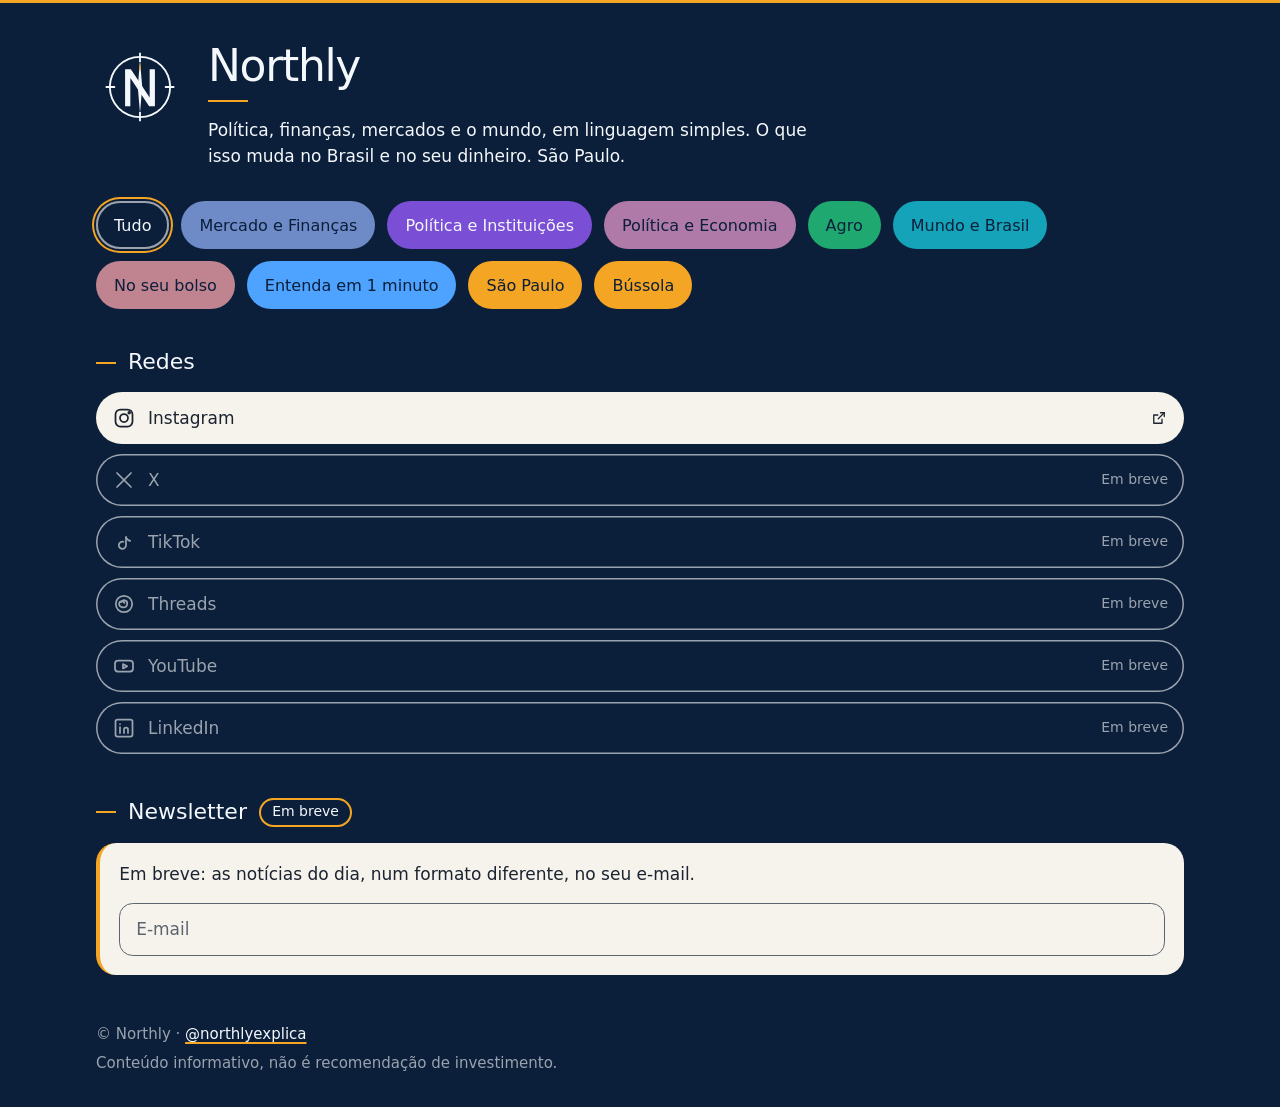
<file: index.html>
<!DOCTYPE html>
<html lang="pt-BR">
<head>
  <meta charset="utf-8">
  <meta name="viewport" content="width=device-width, initial-scale=1">
  <title>Northly — política, finanças e o mundo em linguagem simples</title>
  <meta name="description" content="Política, finanças, mercados e o mundo, em linguagem simples. O que isso muda no Brasil e no seu dinheiro. São Paulo.">
  <link rel="canonical" href="https://northlyexplica.github.io/">
  <meta property="og:type" content="website">
  <meta property="og:locale" content="pt_BR">
  <meta property="og:site_name" content="Northly">
  <meta property="og:title" content="Northly">
  <meta property="og:description" content="Política, finanças, mercados e o mundo, em linguagem simples. O que isso muda no Brasil e no seu dinheiro. São Paulo.">
  <meta property="og:url" content="https://northlyexplica.github.io/">
  <meta property="og:image" content="https://northlyexplica.github.io/assets/og/northly.png">
  <meta property="og:image:type" content="image/png">
  <meta property="og:image:width" content="1200">
  <meta property="og:image:height" content="630">
  <meta property="og:image:alt" content="Northly. Política, finanças, mercados e o mundo, em linguagem simples.">
  <meta name="twitter:card" content="summary_large_image">
  <meta name="twitter:title" content="Northly">
  <meta name="twitter:description" content="Política, finanças, mercados e o mundo, em linguagem simples. O que isso muda no Brasil e no seu dinheiro. São Paulo.">
  <meta name="twitter:image" content="https://northlyexplica.github.io/assets/og/northly.png">
  <meta name="twitter:image:alt" content="Northly. Política, finanças, mercados e o mundo, em linguagem simples.">
  <meta name="theme-color" content="#0B1F3A">
  <link rel="icon" href="/assets/logo/northly_avatar_color.svg" type="image/svg+xml">
  <link rel="stylesheet" href="/css/estilos.css">
</head>
<body>
  <a class="pular" href="#conteudo">Ir para o conteúdo</a>
  <div class="agulha-topo" aria-hidden="true"></div>
  <div class="envoltorio">
    <header class="topo">
      <img class="marca" src="/assets/logo/northly_avatar_color.svg" alt="" width="88" height="88" decoding="async" fetchpriority="high">
      <div class="identidade">
        <h1>Northly</h1>
        <span class="agulha" aria-hidden="true"></span>
        <p class="bio">Política, finanças, mercados e o mundo, em linguagem simples. O que isso muda no Brasil e no seu dinheiro. São Paulo.</p>
      </div>
    </header>
    <nav id="barra-temas" class="barra-temas" aria-label="Temas" hidden>
      <div id="lista-temas" class="temas" role="group" aria-label="Filtrar por tema"></div>
    </nav>
    <main id="conteudo">
      <noscript>
        <p class="aviso">Ative o JavaScript para ver os temas, os destaques e a agenda.</p>
        <p class="aviso"><a href="https://www.instagram.com/northlyexplica/">Instagram @northlyexplica</a></p>
      </noscript>
      <p id="aviso-dados" class="aviso" role="alert" hidden></p>
      <section id="destaques" class="secao" hidden>
        <h2>Destaques</h2>
        <div id="lista-destaques" class="lista-cartoes"></div>
      </section>
      <section id="agenda" class="secao" hidden>
        <h2>Agenda</h2>
        <div id="lista-agenda" class="lista-agenda"></div>
        <div id="bloco-eventos" hidden>
          <h3 class="subsecao">Eventos SP do fim de semana</h3>
          <div id="lista-eventos" class="lista-agenda"></div>
        </div>
      </section>
      <p id="vazio-filtro" class="aviso" role="status" hidden>Nada neste tema por enquanto.</p>
      <section id="redes" class="secao" hidden>
        <h2>Redes</h2>
        <ul id="lista-redes" class="redes"></ul>
      </section>
      <section id="newsletter" class="secao" aria-labelledby="titulo-newsletter">
        <div class="linha-titulo">
          <h2 id="titulo-newsletter">Newsletter</h2>
          <span class="selo">Em breve</span>
        </div>
        <div class="cartao cartao-newsletter">
          <p id="texto-newsletter">Em breve: as notícias do dia, num formato diferente, no seu e-mail.</p>
          <form id="form-newsletter" novalidate>
            <label class="sr-only" for="email-newsletter">E-mail</label>
            <input id="email-newsletter" class="campo" type="email" placeholder="E-mail" disabled aria-describedby="texto-newsletter" autocomplete="off">
          </form>
        </div>
      </section>
    </main>
    <footer class="rodape">
      <p>© Northly · <a href="https://www.instagram.com/northlyexplica/" target="_blank" rel="me noopener noreferrer">@northlyexplica<span class="sr-only"> (abre em uma nova aba)</span></a></p>
      <p>Conteúdo informativo, não é recomendação de investimento.</p>
    </footer>
  </div>
  <script type="module" src="/js/site.js"></script>
</body>
</html>
</file>
<file: css/estilos.css>
:root {
  --noite: #0B1F3A;
  --marfim: #F6F3EC;
  --grafite: #1B2430;
  --texto: #F4F7FB;
  --cinza: #9AA3AE;
  --ardosia: #5B6570;
  --ambar: #F5A524;
  --fonte: 'Yu Gothic', 'YuGothic', 'Inter', system-ui, sans-serif;
  --peso: 500;
}

*,
*::before,
*::after {
  box-sizing: border-box;
}

[hidden] {
  display: none !important;
}

html {
  font-size: 100%;
}

body {
  margin: 0;
  min-height: 100vh;
  display: flex;
  flex-direction: column;
  background: var(--noite);
  color: var(--texto);
  font-family: var(--fonte);
  font-weight: var(--peso);
  font-size: 1.0625rem;
  line-height: 1.55;
  -webkit-font-smoothing: antialiased;
}

h1,
h2,
h3,
p,
ul,
figure {
  margin: 0;
}

button,
input {
  font: inherit;
  font-weight: var(--peso);
}

img {
  max-width: 100%;
  height: auto;
}

a {
  color: inherit;
}

::selection {
  background: var(--ambar);
  color: var(--noite);
}

:focus-visible {
  outline: 2px solid var(--ambar);
  outline-offset: 3px;
  box-shadow: 0 0 0 2px var(--noite);
}

.sr-only {
  position: absolute;
  width: 1px;
  height: 1px;
  padding: 0;
  margin: -1px;
  overflow: hidden;
  clip: rect(0, 0, 0, 0);
  white-space: nowrap;
  border: 0;
}

.pular {
  position: absolute;
  left: 1rem;
  top: 0.75rem;
  transform: translateY(-150%);
  background: var(--ambar);
  color: var(--noite);
  padding: 0.6rem 1rem;
  border-radius: 999px;
  text-decoration: none;
  z-index: 5;
}

.pular:focus {
  transform: none;
}

.agulha-topo {
  height: 3px;
  background: var(--ambar);
  flex: none;
}

.envoltorio {
  width: min(100% - 2.5rem, 68rem);
  margin-inline: auto;
  flex: 1;
  display: flex;
  flex-direction: column;
}

.topo {
  display: flex;
  align-items: flex-start;
  gap: 1rem 1.25rem;
  padding-top: 1.75rem;
}

.marca {
  width: 4.25rem;
  height: 4.25rem;
  flex: none;
  border-radius: 50%;
  background: var(--noite);
}

.identidade {
  min-width: 0;
}

h1 {
  font-size: 2.125rem;
  line-height: 1.05;
  font-weight: var(--peso);
  letter-spacing: -0.03em;
}

.agulha {
  display: block;
  width: 2.5rem;
  height: 2px;
  margin: 0.7rem 0 0.9rem;
  background: var(--ambar);
}

.bio {
  max-width: 38rem;
  color: var(--texto);
}

.barra-temas {
  margin-top: 2rem;
}

.temas {
  display: flex;
  flex-wrap: wrap;
  gap: 0.75rem;
}

.chip {
  appearance: none;
  border: 2px solid transparent;
  background: var(--cor, transparent);
  color: var(--tinta, var(--noite));
  min-height: 3rem;
  padding: 0.65rem 1rem;
  border-radius: 999px;
  font-size: 1rem;
  line-height: 1.2;
  text-align: center;
  cursor: pointer;
  max-width: 100%;
}

.chip-tudo {
  background: transparent;
  color: var(--texto);
  border-color: var(--cinza);
}

.chip[aria-pressed='true'] {
  box-shadow: 0 0 0 2px var(--noite), 0 0 0 4px var(--ambar);
}

main {
  flex: 1 0 auto;
  display: flex;
  flex-direction: column;
  gap: 2.75rem;
  margin-top: 2.5rem;
}

.secao {
  display: flex;
  flex-direction: column;
  gap: 1rem;
}

.secao h2,
.subsecao {
  display: flex;
  align-items: center;
  gap: 0.75rem;
  font-weight: var(--peso);
  line-height: 1.2;
}

.secao h2 {
  font-size: 1.375rem;
}

.subsecao {
  font-size: 1.125rem;
  margin-top: 0.25rem;
}

.secao h2::before,
.subsecao::before {
  content: '';
  width: 1.25rem;
  height: 2px;
  background: var(--ambar);
  flex: none;
}

.linha-titulo {
  display: flex;
  flex-wrap: wrap;
  align-items: center;
  gap: 0.75rem;
}

.selo {
  display: inline-flex;
  align-items: center;
  min-height: 1.75rem;
  padding: 0.1rem 0.7rem;
  border: 2px solid var(--ambar);
  border-radius: 999px;
  color: var(--texto);
  font-size: 0.875rem;
}

.lista-cartoes,
.lista-agenda {
  display: grid;
  gap: 0.875rem;
  align-items: stretch;
}

.lista-cartoes > .cartao {
  height: 100%;
}

.cartao {
  background: var(--marfim);
  color: var(--grafite);
  border-radius: 1.25rem;
  border-left: 4px solid var(--cor, var(--ambar));
  padding: 1.15rem 1.2rem 1.2rem;
  display: flex;
  flex-direction: column;
  gap: 0.7rem;
  min-width: 0;
}

.cartao h3 {
  font-size: 1.25rem;
  line-height: 1.3;
  font-weight: var(--peso);
  overflow-wrap: break-word;
}

.figura {
  margin: 0;
  display: flex;
  flex-direction: column;
  gap: 0.4rem;
}

.figura img {
  width: 100%;
  aspect-ratio: 16 / 9;
  object-fit: cover;
  border-radius: 0.75rem;
  background: #e7e2d8;
}

.credito,
.resumo,
.meta,
.local,
.preco {
  color: var(--ardosia);
}

.resumo,
.local,
.preco,
.credito,
.meta {
  font-size: 0.9375rem;
  overflow-wrap: break-word;
}

.etiqueta {
  display: inline-flex;
  align-self: flex-start;
  align-items: center;
  min-height: 1.75rem;
  padding: 0.15rem 0.7rem;
  border-radius: 999px;
  background: var(--cor);
  color: var(--tinta);
  font-size: 0.875rem;
  line-height: 1.2;
}

.acao {
  display: flex;
  flex-wrap: wrap;
  align-items: center;
  gap: 0.35rem 0.75rem;
}

.acao a,
a.voltar {
  display: inline-flex;
  align-items: center;
  gap: 0.35rem;
  min-height: 2.75rem;
  color: var(--noite);
  text-decoration: underline;
  text-decoration-color: var(--ambar);
  text-decoration-thickness: 2px;
  text-underline-offset: 0.22em;
  overflow-wrap: anywhere;
}

a.voltar {
  color: var(--texto);
  align-self: flex-start;
}

.parceiro {
  color: var(--ardosia);
  font-size: 0.875rem;
}

.item-agenda {
  display: grid;
  grid-template-columns: 4.5rem minmax(0, 1fr);
  gap: 0.35rem 1rem;
  align-items: start;
}

.quando .agulha {
  width: 1.5rem;
  margin: 0 0 0.45rem;
}

.dia {
  display: block;
  color: var(--noite);
  font-size: 1.75rem;
  line-height: 1;
}

.mes,
.ano {
  display: block;
  color: var(--ardosia);
  font-size: 0.875rem;
  line-height: 1.3;
}

.local,
.preco {
  display: flex;
  align-items: center;
  gap: 0.4rem;
}

.redes {
  list-style: none;
  padding: 0;
  display: flex;
  flex-direction: column;
  gap: 0.625rem;
}

.rede {
  display: flex;
  align-items: center;
  gap: 0.75rem;
  min-height: 3.25rem;
  padding: 0.45rem 1rem;
  border-radius: 999px;
  text-decoration: none;
}

.rede-ativa {
  background: var(--marfim);
  color: var(--grafite);
}

.rede-ativa:hover {
  box-shadow: inset 0 0 0 2px var(--ambar);
}

.rede-inativa {
  color: var(--cinza);
  box-shadow: inset 0 0 0 1.5px var(--cinza);
  cursor: default;
}

.rede-nome {
  flex: 1;
  min-width: 0;
}

.rede-estado {
  font-size: 0.875rem;
}

.cartao-newsletter {
  gap: 1rem;
  border-left-color: var(--ambar);
}

.campo {
  width: 100%;
  min-height: 3rem;
  padding: 0.75rem 1rem;
  border: 1.5px solid var(--ardosia);
  border-radius: 0.85rem;
  background: var(--marfim);
  color: var(--ardosia);
  color-scheme: light;
}

.campo::placeholder {
  color: var(--ardosia);
  opacity: 1;
}

.campo:disabled {
  cursor: not-allowed;
  -webkit-text-fill-color: var(--ardosia);
}

.aviso {
  margin: 0;
  padding-left: 0.9rem;
  border-left: 2px solid var(--ambar);
  color: var(--texto);
}

.aviso a {
  color: var(--texto);
  text-decoration-color: var(--ambar);
  text-decoration-thickness: 2px;
  text-underline-offset: 0.2em;
}

.rodape {
  margin-top: 3rem;
  padding-bottom: 2rem;
  display: flex;
  flex-direction: column;
  gap: 0.35rem;
  color: var(--cinza);
  font-size: 0.9375rem;
}

.rodape a {
  color: var(--texto);
  text-decoration-color: var(--ambar);
  text-decoration-thickness: 2px;
  text-underline-offset: 0.18em;
}

.icone {
  width: 1.5rem;
  height: 1.5rem;
  flex: none;
  display: block;
}

.icone-sm {
  width: 1.125rem;
  height: 1.125rem;
}

.icone :is(path, circle, rect, line, polyline) {
  fill: none;
  stroke: currentColor;
  stroke-width: 1.75;
  stroke-linecap: round;
  stroke-linejoin: round;
}

.pagina-404 {
  gap: 1rem;
  padding-top: 0.5rem;
}

.pagina-404 h2 {
  font-size: 1.75rem;
}

@media (min-width: 800px) {
  .envoltorio {
    width: min(100% - 4rem, 68rem);
  }

  .topo {
    padding-top: 2.5rem;
    gap: 1.5rem;
  }

  .marca {
    width: 5.5rem;
    height: 5.5rem;
  }

  h1 {
    font-size: 2.75rem;
  }

  .lista-cartoes {
    grid-template-columns: 1fr 1fr;
  }
}

@media (prefers-reduced-motion: reduce) {
  *,
  *::before,
  *::after {
    scroll-behavior: auto !important;
    transition: none !important;
    animation: none !important;
  }
}
</file>
